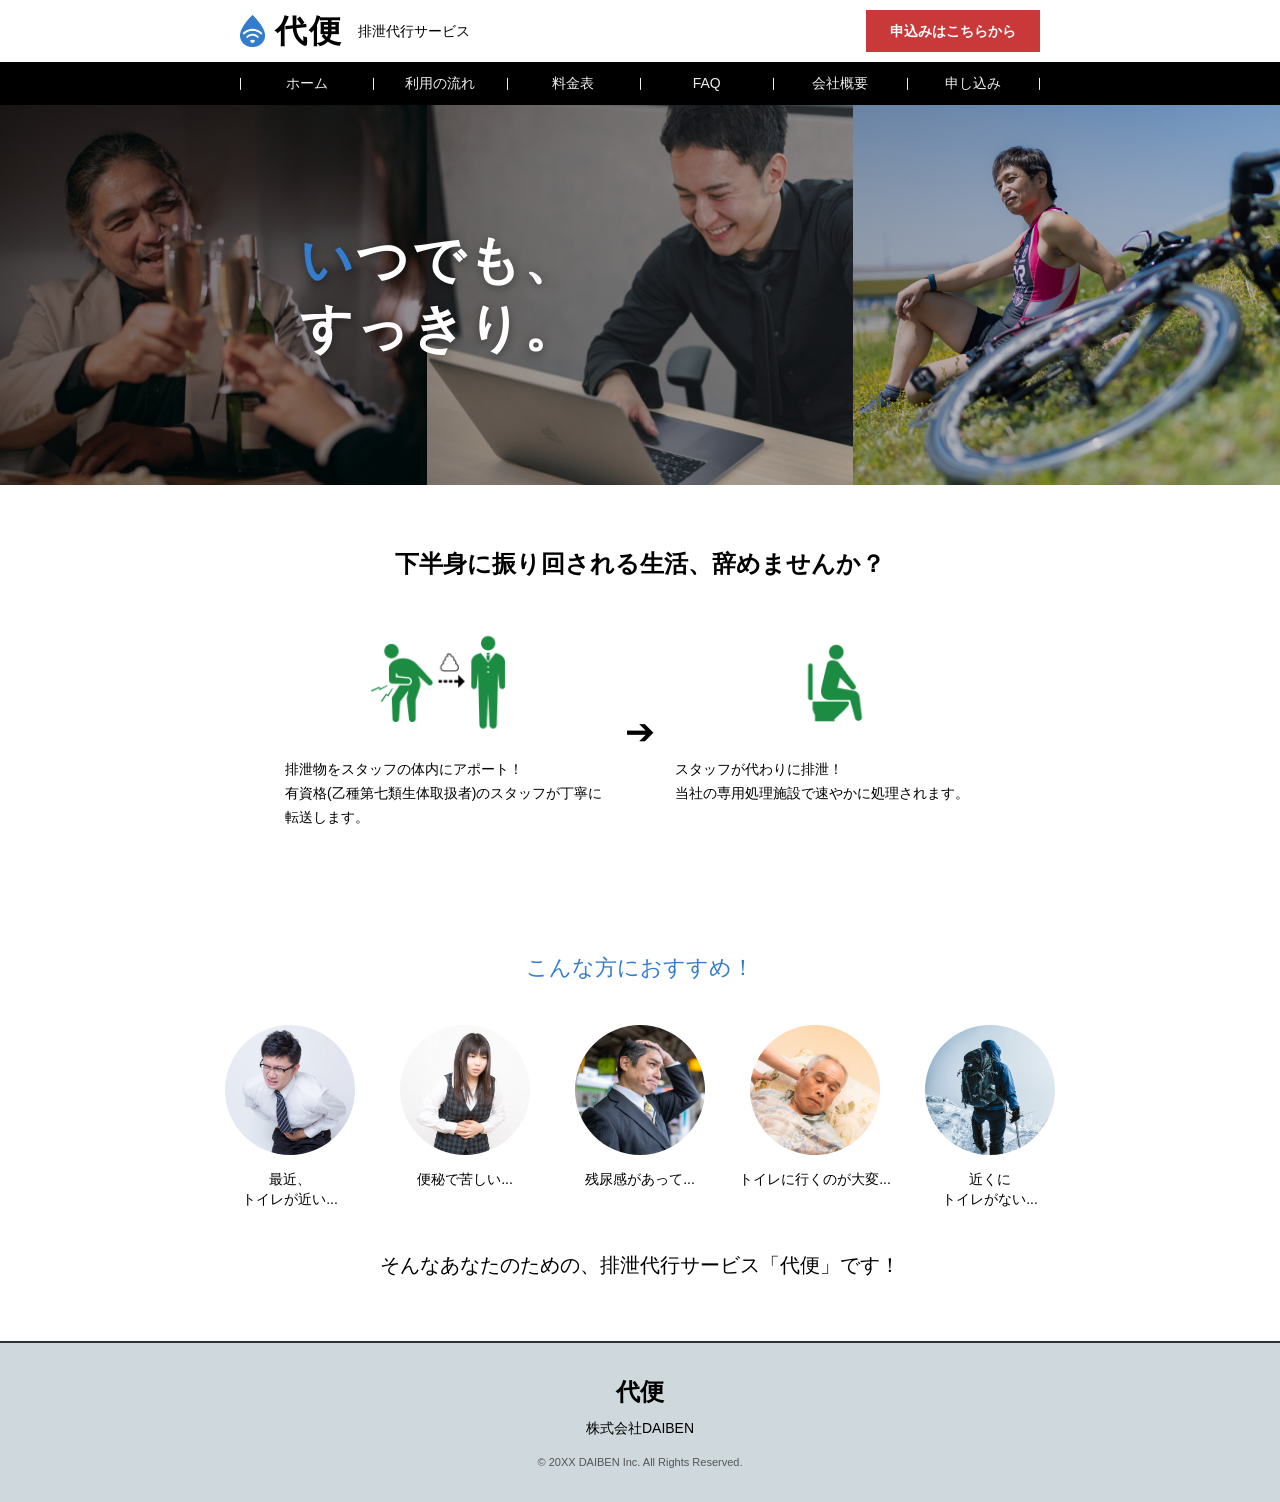
<file: index.html>
<!DOCTYPE html>
<html lang="ja">
<head>
  <meta charset="UTF-8">
  <meta name="viewport" content="width=device-width, initial-scale=1.0">
  <title>代便 - 排泄代行サービス</title>
  <link rel="stylesheet" href="styles.css">
</head>
<body>
  <header>
    <div class="header-top">
      <div class="logo-area">
        <img src="imgs/icon.png" alt="代便アイコン" class="logo-icon">
        <h1>代便</h1>
        <span>排泄代行サービス</span>
      </div>
      
      <!-- 右側エリア（申込みボタン＋ハンバーガーボタン） -->
      <div class="header-right">
        <a href="apply.html" class="btn-apply">申込みはこちらから</a>
        <button class="hamburger" id="js-hamburger" aria-label="メニューを開く">
          <span></span>
          <span></span>
          <span></span>
        </button>
      </div>
    </div>
    <nav class="nav-menu" id="js-nav">
      <ul>
        <li><a href="index.html">ホーム</a></li>
        <li><a href="flow.html">利用の流れ</a></li>
        <li><a href="price.html">料金表</a></li>
        <li><a href="faq.html">FAQ</a></li>
        <li><a href="company.html">会社概要</a></li>
        <li><a href="apply.html">申し込み</a></li>
      </ul>
    </nav>
  </header>

  <!-- メインビジュアル（ヒーローセクション） -->
  <section class="hero">
    <!-- 1. 背景スライドショー -->
    <div class="hero-slider">
      <div class="slider-track">
        <!-- 1セット目 -->
        <img src="imgs/photo1.jpg" alt="晩酌" class="slide">
        <img src="imgs/photo2.jpg" alt="ビジネスシーン" class="slide">
        <img src="imgs/photo4.jpg" alt="パーティー" class="slide">
        <img src="imgs/photo5.jpg" alt="結婚式" class="slide">
        <img src="imgs/photo6.jpg" alt="寝起き" class="slide">
        <img src="imgs/photo7.jpg" alt="スノーボード" class="slide">
        
        <!-- 2セット目（シームレスにループさせるための複製） -->
        <img src="imgs/photo1.jpg" alt="晩酌" class="slide">
        <img src="imgs/photo2.jpg" alt="ビジネスシーン" class="slide">
        <img src="imgs/photo4.jpg" alt="パーティー" class="slide">
        <img src="imgs/photo5.jpg" alt="結婚式" class="slide">
        <img src="imgs/photo6.jpg" alt="寝起き" class="slide">
        <img src="imgs/photo7.jpg" alt="スノーボード" class="slide">
      </div>
    </div>

    <!-- 2. 可読性向上のための半透明オーバーレイ膜 -->
    <div class="hero-overlay"></div>

    <!-- 3. 前面に表示するキャッチコピー -->
    <div class="hero-content">
      <h1 class="hero-title">
        <span>い</span>つでも、<br>すっきり。
      </h1>
    </div>
  </section>

  <!-- 利用の流れセクション -->
  <section class="steps-section">
    <h2 class="steps-title">下半身に振り回される生活、辞めませんか？</h2>
    <div class="steps-container">
      <div class="step-box">
        <!--<div class="step-num">Step.1</div>-->
        <div class="step-img-wrap">
          <img src="imgs/step1.png" alt="体内にアポート" class="step-img">
        </div>
        <p class="step-desc">
          排泄物をスタッフの体内にアポート！<br>
          有資格(乙種第七類生体取扱者)のスタッフが丁寧に転送します。
        </p>
      </div>

      <div class="step-arrow">➔</div>

      <div class="step-box">
        <!--<div class="step-num">Step.2</div>-->
        <div class="step-img-wrap">
          <img src="imgs/step2.png" alt="スタッフが代わりに排泄" class="step-img">
        </div>
        <p class="step-desc">
          スタッフが代わりに排泄！<br>
          当社の専用処理施設で速やかに処理されます。
        </p>
      </div>
    </div>
  </section>

<!-- こんな方におすすめ！セクション -->
  <section class="recommend-section">
    <h2 class="recommend-title">こんな方におすすめ！</h2>
    <div class="recommend-grid">
      <div class="recommend-item">
        <div class="circle-img">
          <img src="imgs/recommend1.jpg" alt="高齢男性">
        </div>
        <p>最近、<br>トイレが近い...</p>
      </div>
      <div class="recommend-item">
        <div class="circle-img">
          <img src="imgs/recommend2.jpg" alt="便秘の女性">
        </div>
        <p>便秘で苦しい...</p>
      </div>
      <div class="recommend-item">
        <div class="circle-img">
          <img src="imgs/recommend3.jpg" alt="スーツの中年男性">
        </div>
        <p>残尿感があって...</p>
      </div>
      <div class="recommend-item">
        <div class="circle-img">
          <img src="imgs/recommend4.jpg" alt="被介護者">
        </div>
        <p>トイレに行くのが大変...</p>
      </div>
      <div class="recommend-item">
        <div class="circle-img">
          <img src="imgs/recommend5.jpg" alt="登山家">
        </div>
        <p>近くに<br>トイレがない...</p>
      </div>
    </div>
    <p class="recommend-summary">そんなあなたのための、排泄代行サービス「代便」です！</p>
  </section>

  <!-- フッター -->
  <footer>
    <div class="footer-logo">代便</div>
    <div class="footer-company">株式会社DAIBEN</div>
    <div class="copyright">© 20XX DAIBEN Inc. All Rights Reserved.</div>
  </footer>

  <script src="script.js"></script>
</body>
</html>
</file>
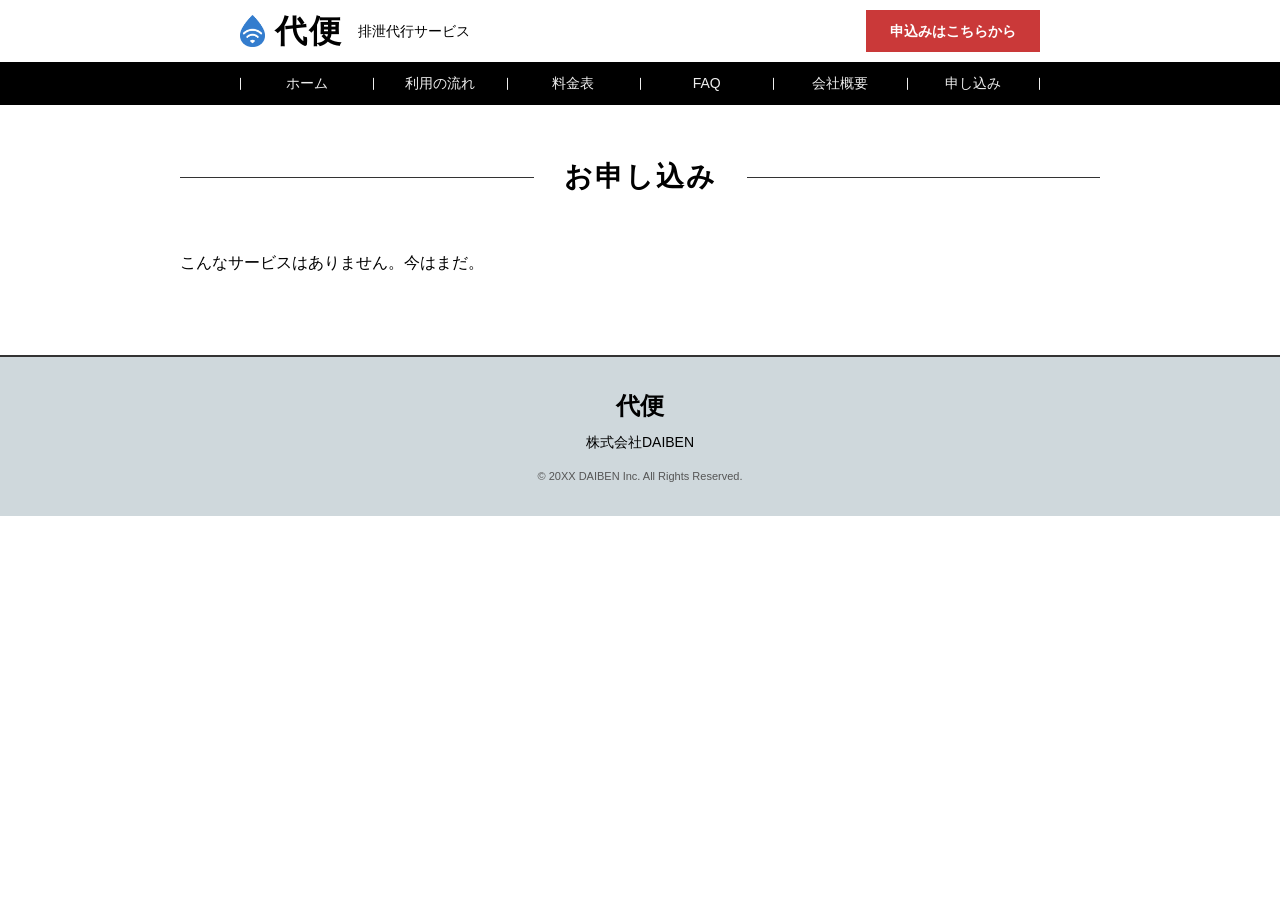
<file: apply.html>
<!DOCTYPE html>
<html lang="ja">
<head>
  <meta charset="UTF-8">
  <meta name="viewport" content="width=device-width, initial-scale=1.0">
  <title>お申し込み - 代便（排泄代行サービス）</title>
  <link rel="stylesheet" href="styles.css">
</head>
<body>
  <!-- 共通固定ヘッダー -->
  <header>
    <div class="header-top">
      <div class="logo-area">
        <img src="imgs/icon.png" alt="代便アイコン" class="logo-icon">
        <h1>代便</h1>
        <span>排泄代行サービス</span>
      </div>
      
      <!-- 右側エリア（申込みボタン＋ハンバーガーボタン） -->
      <div class="header-right">
        <a href="apply.html" class="btn-apply">申込みはこちらから</a>
        <button class="hamburger" id="js-hamburger" aria-label="メニューを開く">
          <span></span>
          <span></span>
          <span></span>
        </button>
      </div>
    </div>
    <nav class="nav-menu" id="js-nav">
      <ul>
        <li><a href="index.html">ホーム</a></li>
        <li><a href="flow.html">利用の流れ</a></li>
        <li><a href="price.html">料金表</a></li>
        <li><a href="faq.html">FAQ</a></li>
        <li><a href="company.html">会社概要</a></li>
        <li><a href="apply.html">申し込み</a></li>
      </ul>
    </nav>
  </header>

  <!-- メインコンテンツ -->
  <main class="page-container">
    <!-- 両側に罫線のある中央見出し -->
    <div class="title-with-lines">
      <h2>お申し込み</h2>
    </div>

    <!-- お申し込みコンテンツエリア（中身は空白） -->
    <section class="apply-section">
      <!-- ここにお申し込みフォーム等のコンテンツを挿入してください -->
        こんなサービスはありません。今はまだ。
    </section>
  </main>

  <!-- 共通フッター -->
  <footer>
    <div class="footer-logo">代便</div>
    <div class="footer-company">株式会社DAIBEN</div>
    <div class="copyright">© 20XX DAIBEN Inc. All Rights Reserved.</div>
  </footer>

  <script src="script.js"></script>
</body>
</html>
</file>
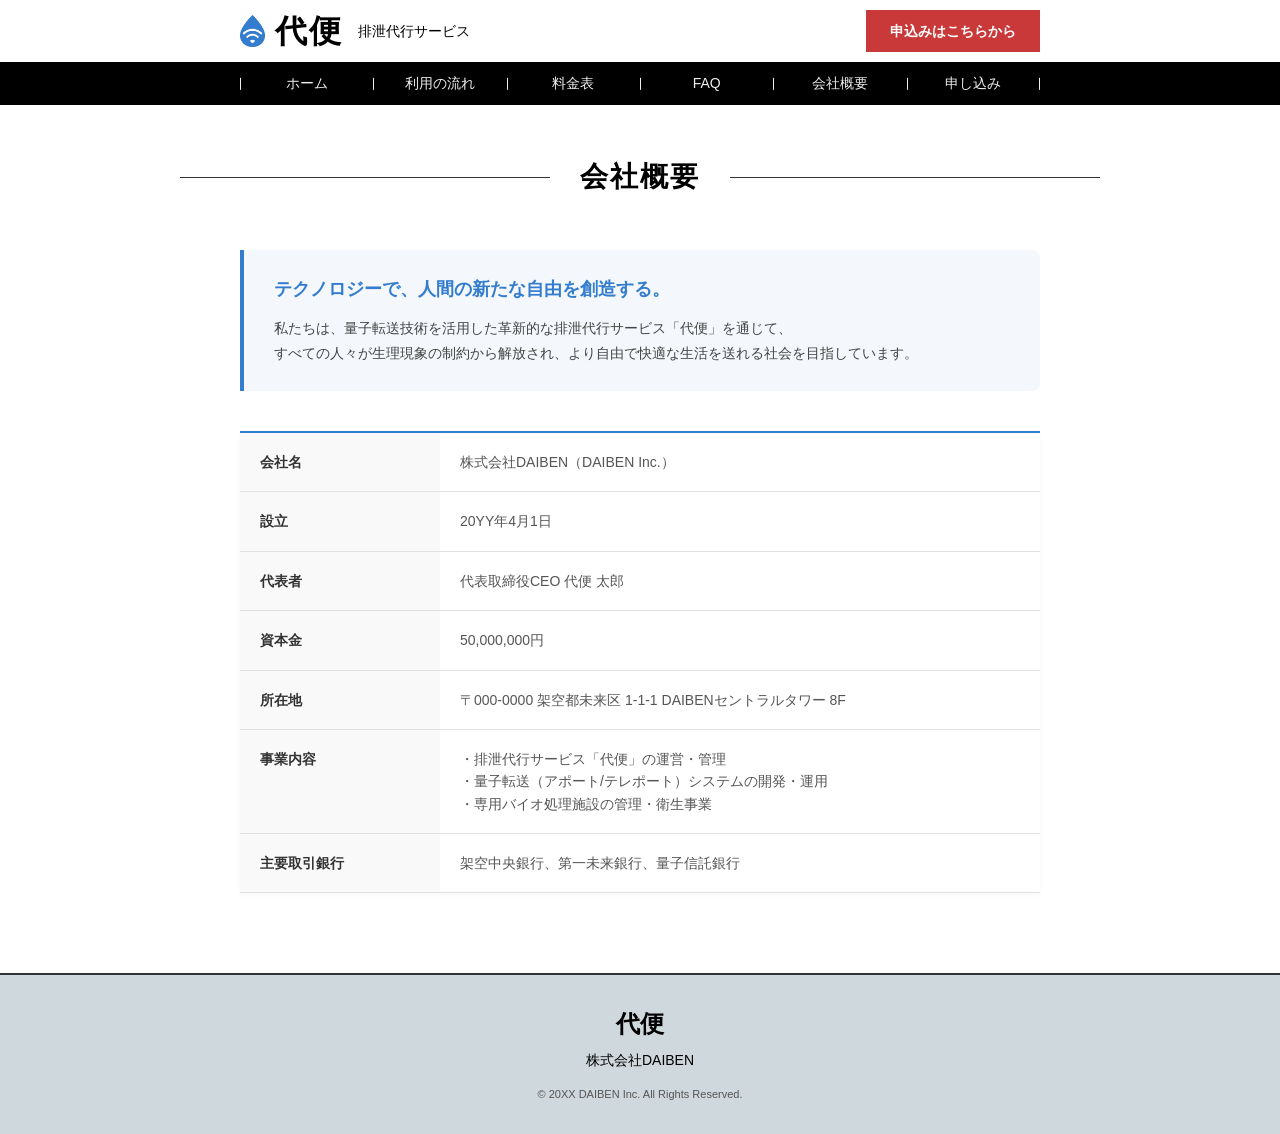
<file: company.html>
<!DOCTYPE html>
<html lang="ja">
<head>
  <meta charset="UTF-8">
  <meta name="viewport" content="width=device-width, initial-scale=1.0">
  <title>会社概要 - 代便（排泄代行サービス）</title>
  <link rel="stylesheet" href="styles.css">
</head>
<body>
  <!-- 共通固定ヘッダー -->
  <header>
    <div class="header-top">
      <div class="logo-area">
        <img src="imgs/icon.png" alt="代便アイコン" class="logo-icon">
        <h1>代便</h1>
        <span>排泄代行サービス</span>
      </div>
      
      <!-- 右側エリア（申込みボタン＋ハンバーガーボタン） -->
      <div class="header-right">
        <a href="apply.html" class="btn-apply">申込みはこちらから</a>
        <button class="hamburger" id="js-hamburger" aria-label="メニューを開く">
          <span></span>
          <span></span>
          <span></span>
        </button>
      </div>
    </div>
    <nav class="nav-menu" id="js-nav">
      <ul>
        <li><a href="index.html">ホーム</a></li>
        <li><a href="flow.html">利用の流れ</a></li>
        <li><a href="price.html">料金表</a></li>
        <li><a href="faq.html">FAQ</a></li>
        <li><a href="company.html">会社概要</a></li>
        <li><a href="apply.html">申し込み</a></li>
      </ul>
    </nav>
  </header>

  <!-- メインコンテンツ -->
  <main class="page-container">
    <!-- 両側に罫線のある中央見出し -->
    <div class="title-with-lines">
      <h2>会社概要</h2>
    </div>

    <section class="company-section">
      <!-- メッセージブロック -->
      <div class="company-message-box">
        <h3>テクノロジーで、人間の新たな自由を創造する。</h3>
        <p>
          私たちは、量子転送技術を活用した革新的な排泄代行サービス「代便」を通じて、<br>
          すべての人々が生理現象の制約から解放され、より自由で快適な生活を送れる社会を目指しています。
        </p>
      </div>

      <!-- 会社情報テーブル -->
      <table class="company-table">
        <tbody>
          <tr>
            <th>会社名</th>
            <td>株式会社DAIBEN（DAIBEN Inc.）</td>
          </tr>
          <tr>
            <th>設立</th>
            <td>20YY年4月1日</td>
          </tr>
          <tr>
            <th>代表者</th>
            <td>代表取締役CEO 代便 太郎</td>
          </tr>
          <tr>
            <th>資本金</th>
            <td>50,000,000円</td>
          </tr>
          <tr>
            <th>所在地</th>
            <td>〒000-0000 架空都未来区 1-1-1 DAIBENセントラルタワー 8F</td>
          </tr>
          <tr>
            <th>事業内容</th>
            <td>
              ・排泄代行サービス「代便」の運営・管理<br>
              ・量子転送（アポート/テレポート）システムの開発・運用<br>
              ・専用バイオ処理施設の管理・衛生事業
            </td>
          </tr>
          <tr>
            <th>主要取引銀行</th>
            <td>架空中央銀行、第一未来銀行、量子信託銀行</td>
          </tr>
        </tbody>
      </table>
    </section>
  </main>

  <!-- 共通フッター -->
  <footer>
    <div class="footer-logo">代便</div>
    <div class="footer-company">株式会社DAIBEN</div>
    <div class="copyright">© 20XX DAIBEN Inc. All Rights Reserved.</div>
  </footer>

  <script src="script.js"></script>
</body>
</html>
</file>
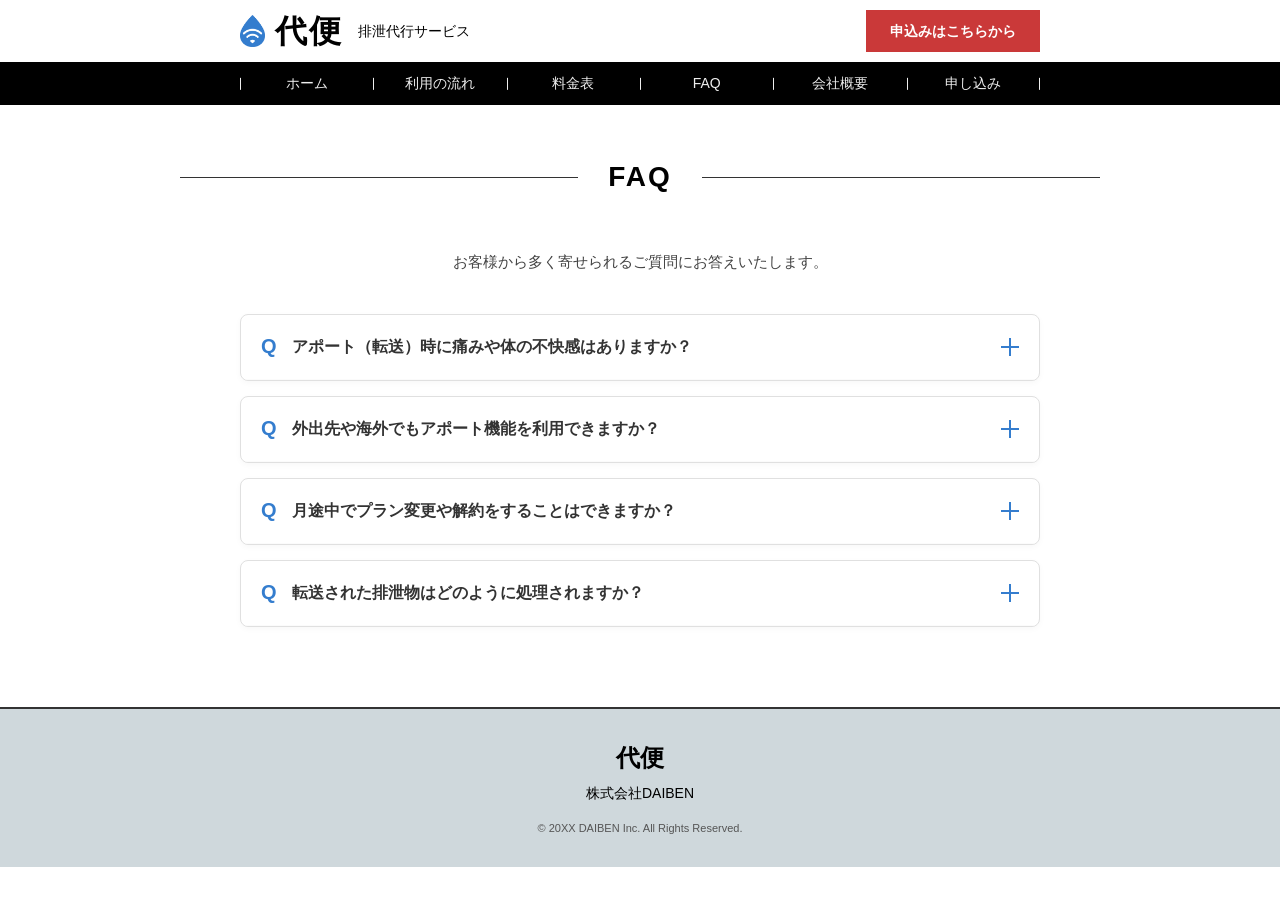
<file: faq.html>
<!DOCTYPE html>
<html lang="ja">
<head>
  <meta charset="UTF-8">
  <meta name="viewport" content="width=device-width, initial-scale=1.0">
  <title>FAQ - 代便（排泄代行サービス）</title>
  <link rel="stylesheet" href="styles.css">
</head>
<body>
  <!-- 共通固定ヘッダー -->
  <header>
    <div class="header-top">
      <div class="logo-area">
        <img src="imgs/icon.png" alt="代便アイコン" class="logo-icon">
        <h1>代便</h1>
        <span>排泄代行サービス</span>
      </div>
      
      <!-- 右側エリア（申込みボタン＋ハンバーガーボタン） -->
      <div class="header-right">
        <a href="apply.html" class="btn-apply">申込みはこちらから</a>
        <button class="hamburger" id="js-hamburger" aria-label="メニューを開く">
          <span></span>
          <span></span>
          <span></span>
        </button>
      </div>
    </div>
    <nav class="nav-menu" id="js-nav">
      <ul>
        <li><a href="index.html">ホーム</a></li>
        <li><a href="flow.html">利用の流れ</a></li>
        <li><a href="price.html">料金表</a></li>
        <li><a href="faq.html">FAQ</a></li>
        <li><a href="company.html">会社概要</a></li>
        <li><a href="apply.html">申し込み</a></li>
      </ul>
    </nav>
  </header>

  <!-- メインコンテンツ -->
  <main class="page-container">
    <!-- 両側に罫線のある中央見出し -->
    <div class="title-with-lines">
      <h2>FAQ</h2>
    </div>

    <!-- FAQアコーディオンエリア -->
    <section class="faq-section">
      <p class="faq-lead">お客様から多く寄せられるご質問にお答えいたします。</p>

      <div class="faq-list">
        <!-- Q1 -->
        <div class="faq-item">
          <button class="faq-question js-faq-toggle">
            <span class="faq-q-icon">Q</span>
            <span class="faq-question-text">アポート（転送）時に痛みや体の不快感はありますか？</span>
            <span class="faq-toggle-icon"></span>
          </button>
          <div class="faq-answer">
            <div class="faq-answer-content">
              <span class="faq-a-icon">A</span>
              <p>痛みや違和感は一切ありません。当社の独自技術である量子アポートシステムにより、感覚器官に刺激を与えることなく一瞬で転送が完了します。</p>
            </div>
          </div>
        </div>

        <!-- Q2 -->
        <div class="faq-item">
          <button class="faq-question js-faq-toggle">
            <span class="faq-q-icon">Q</span>
            <span class="faq-question-text">外出先や海外でもアポート機能を利用できますか？</span>
            <span class="faq-toggle-icon"></span>
          </button>
          <div class="faq-answer">
            <div class="faq-answer-content">
              <span class="faq-a-icon">A</span>
              <p>国内であれば電波の届く場所全域でご利用いただけます。海外でのご利用に関しましては、現在順次対応エリアを拡大しております。対応国・地域の詳細はサポートまでお問い合わせください。</p>
            </div>
          </div>
        </div>

        <!-- Q3 -->
        <div class="faq-item">
          <button class="faq-question js-faq-toggle">
            <span class="faq-q-icon">Q</span>
            <span class="faq-question-text">月途中でプラン変更や解約をすることはできますか？</span>
            <span class="faq-toggle-icon"></span>
          </button>
          <div class="faq-answer">
            <div class="faq-answer-content">
              <span class="faq-a-icon">A</span>
              <p>マイページよりいつでも変更・解約のお手続きが可能です。プラン変更は翌月1日より適用され、解約時の違約金や解約手数料は一切かかりません。</p>
            </div>
          </div>
        </div>

        <!-- Q4 -->
        <div class="faq-item">
          <button class="faq-question js-faq-toggle">
            <span class="faq-q-icon">Q</span>
            <span class="faq-question-text">転送された排泄物はどのように処理されますか？</span>
            <span class="faq-toggle-icon"></span>
          </button>
          <div class="faq-answer">
            <div class="faq-answer-content">
              <span class="faq-a-icon">A</span>
              <p>当社の専用バイオ処理施設に直送され、環境基準に基づき迅速かつ完全に分解・無害化処理が行われます。個人情報や生体データが外部に漏洩することは一切ありません。</p>
            </div>
          </div>
        </div>
      </div>
    </section>
  </main>

  <!-- 共通フッター -->
  <footer>
    <div class="footer-logo">代便</div>
    <div class="footer-company">株式会社DAIBEN</div>
    <div class="copyright">© 20XX DAIBEN Inc. All Rights Reserved.</div>
  </footer>

  <script src="script.js"></script>
</body>
</html>
</file>
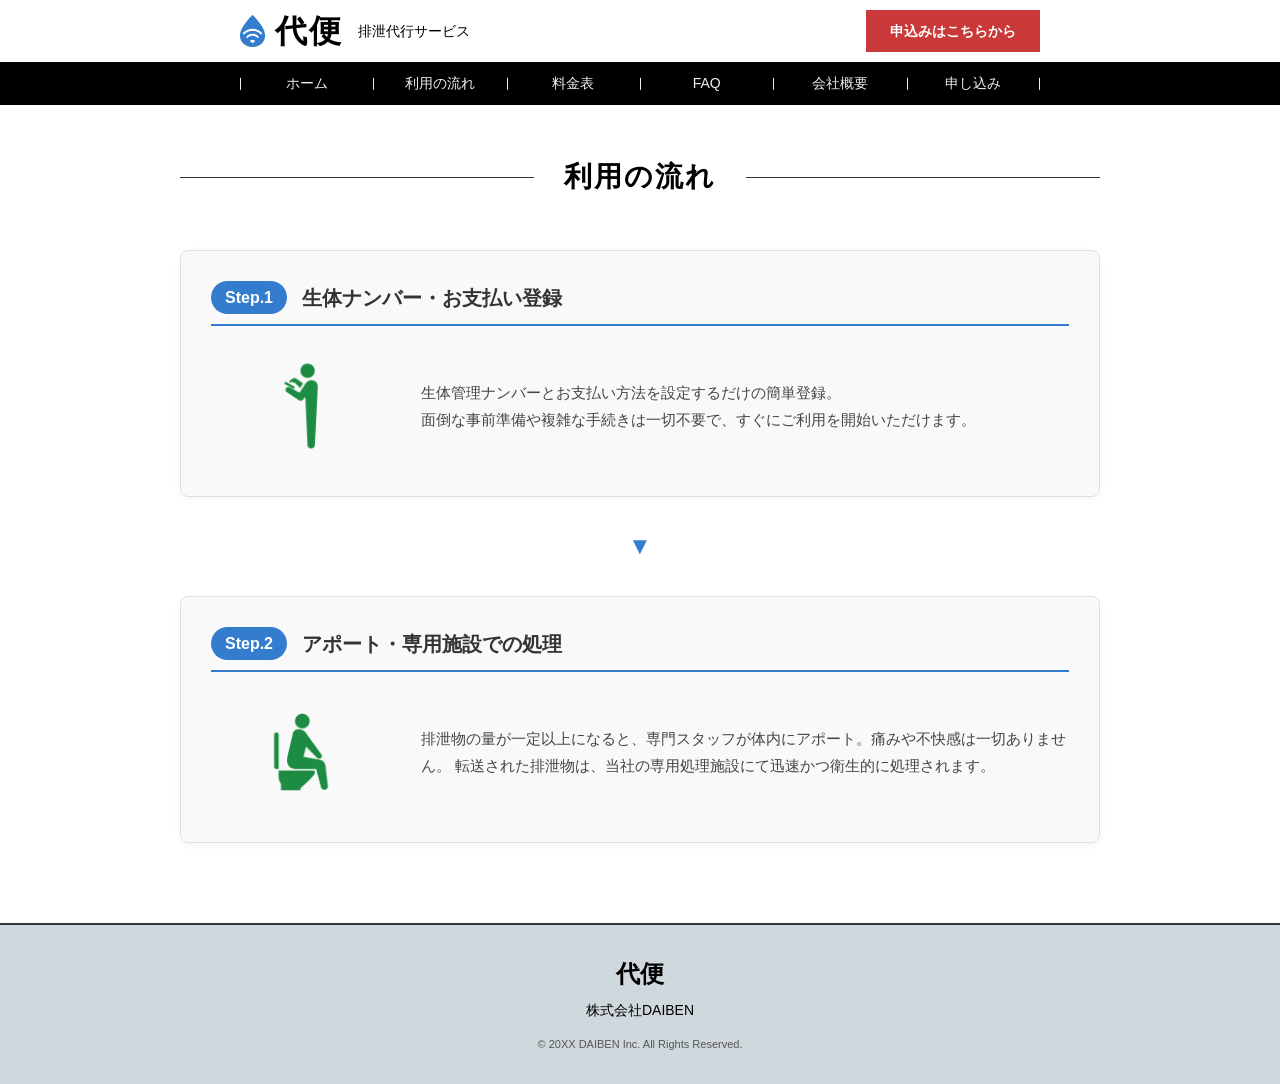
<file: flow.html>
<!DOCTYPE html>
<html lang="ja">
<head>
  <meta charset="UTF-8">
  <meta name="viewport" content="width=device-width, initial-scale=1.0">
  <title>利用の流れ - 代便（排泄代行サービス）</title>
  <link rel="stylesheet" href="styles.css">
</head>
<body>
  <!-- 共通固定ヘッダー -->
  <header>
    <div class="header-top">
      <div class="logo-area">
        <img src="imgs/icon.png" alt="代便アイコン" class="logo-icon">
        <h1>代便</h1>
        <span>排泄代行サービス</span>
      </div>
      
      <!-- 右側エリア（申込みボタン＋ハンバーガーボタン） -->
      <div class="header-right">
        <a href="apply.html" class="btn-apply">申込みはこちらから</a>
        <button class="hamburger" id="js-hamburger" aria-label="メニューを開く">
          <span></span>
          <span></span>
          <span></span>
        </button>
      </div>
    </div>
    <nav class="nav-menu" id="js-nav">
      <ul>
        <li><a href="index.html">ホーム</a></li>
        <li><a href="flow.html">利用の流れ</a></li>
        <li><a href="price.html">料金表</a></li>
        <li><a href="faq.html">FAQ</a></li>
        <li><a href="company.html">会社概要</a></li>
        <li><a href="apply.html">申し込み</a></li>
      </ul>
    </nav>
  </header>

  <!-- メインコンテンツ -->
  <main class="page-container">
    <!-- 両側に罫線のある中央見出し -->
    <div class="title-with-lines">
      <h2>利用の流れ</h2>
    </div>

    <!-- 利用の流れ詳細エリア -->
    <section class="flow-detail-section">
      <!-- Step 1 -->
      <div class="flow-step-card">
        <div class="flow-step-header">
          <span class="flow-step-badge">Step.1</span>
          <h3 class="flow-step-title">生体ナンバー・お支払い登録</h3>
        </div>
        <div class="flow-step-body">
          <div class="flow-step-img-wrap">
            <img src="imgs/register.png" alt="生体ナンバーと支払方法の登録" class="flow-step-img">
          </div>
          <div class="flow-step-text">
            <p>
              生体管理ナンバーとお支払い方法を設定するだけの簡単登録。<br>
              面倒な事前準備や複雑な手続きは一切不要で、すぐにご利用を開始いただけます。
            </p>
          </div>
        </div>
      </div>

      <div class="flow-connector-arrow">▼</div>

      <!-- Step 2 -->
      <div class="flow-step-card">
        <div class="flow-step-header">
          <span class="flow-step-badge">Step.2</span>
          <h3 class="flow-step-title">アポート・専用施設での処理</h3>
        </div>
        <div class="flow-step-body">
          <div class="flow-step-img-wrap">
            <img src="imgs/step2.png" alt="アポートと専用処理施設での処理" class="flow-step-img">
          </div>
          <div class="flow-step-text">
            <p>
              排泄物の量が一定以上になると、専門スタッフが体内にアポート。痛みや不快感は一切ありません。
              転送された排泄物は、当社の専用処理施設にて迅速かつ衛生的に処理されます。
            </p>
          </div>
        </div>
      </div>
    </section>
  </main>

  <!-- 共通フッター -->
  <footer>
    <div class="footer-logo">代便</div>
    <div class="footer-company">株式会社DAIBEN</div>
    <div class="copyright">© 20XX DAIBEN Inc. All Rights Reserved.</div>
  </footer>

  <script src="script.js"></script>
</body>
</html>
</file>
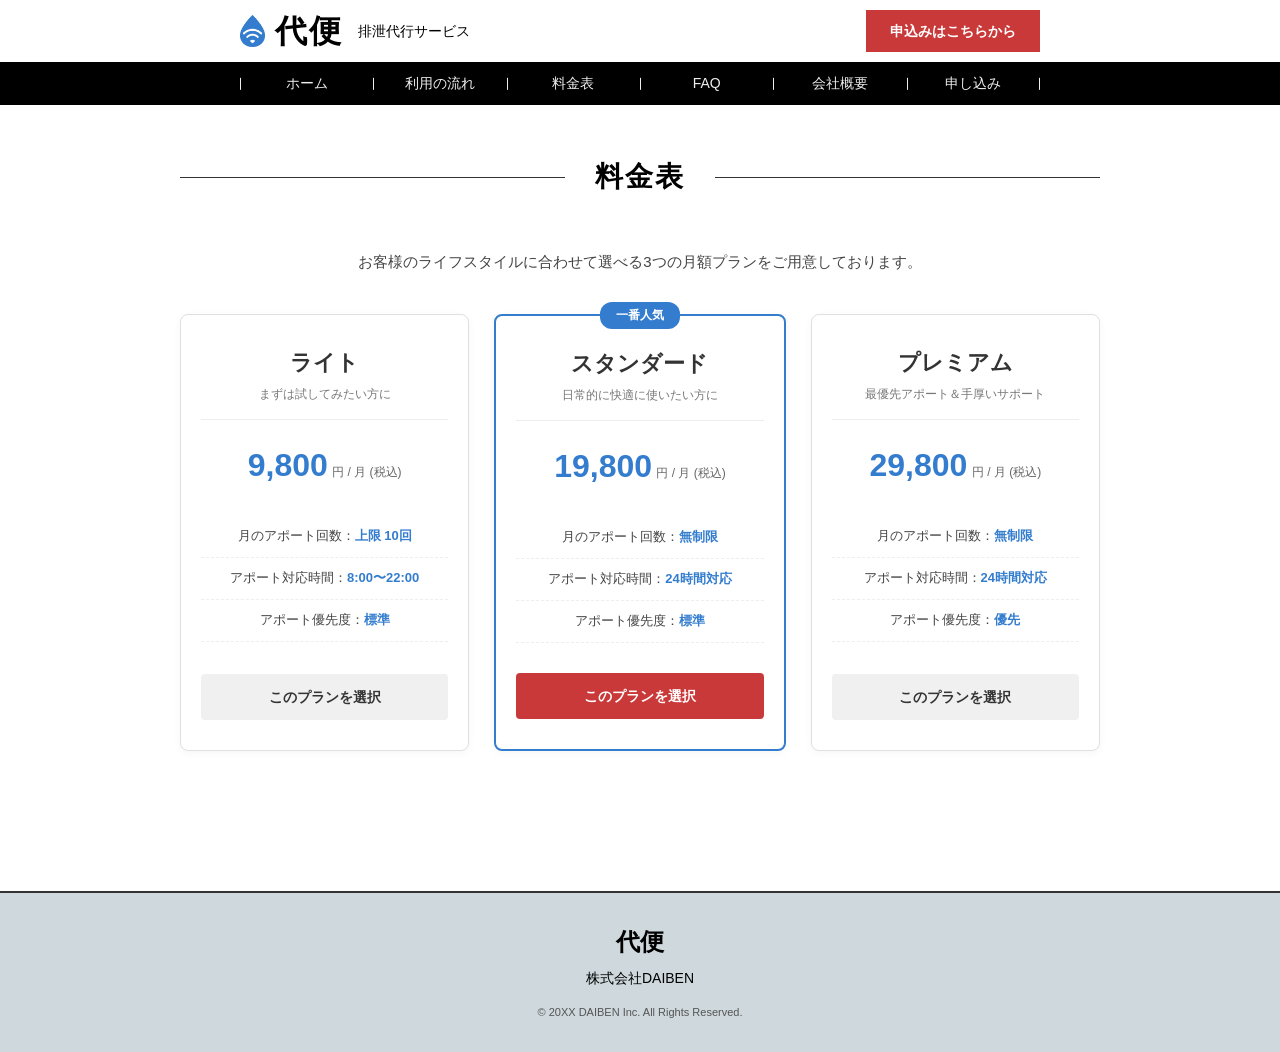
<file: price.html>
<!DOCTYPE html>
<html lang="ja">
<head>
  <meta charset="UTF-8">
  <meta name="viewport" content="width=device-width, initial-scale=1.0">
  <title>料金表 - 代便（排泄代行サービス）</title>
  <link rel="stylesheet" href="styles.css">
</head>
<body>
  <!-- 共通固定ヘッダー -->
  <header>
    <div class="header-top">
      <div class="logo-area">
        <img src="imgs/icon.png" alt="代便アイコン" class="logo-icon">
        <h1>代便</h1>
        <span>排泄代行サービス</span>
      </div>
      
      <!-- 右側エリア（申込みボタン＋ハンバーガーボタン） -->
      <div class="header-right">
        <a href="apply.html" class="btn-apply">申込みはこちらから</a>
        <button class="hamburger" id="js-hamburger" aria-label="メニューを開く">
          <span></span>
          <span></span>
          <span></span>
        </button>
      </div>
    </div>
    <nav class="nav-menu" id="js-nav">
      <ul>
        <li><a href="index.html">ホーム</a></li>
        <li><a href="flow.html">利用の流れ</a></li>
        <li><a href="price.html">料金表</a></li>
        <li><a href="faq.html">FAQ</a></li>
        <li><a href="company.html">会社概要</a></li>
        <li><a href="apply.html">申し込み</a></li>
      </ul>
    </nav>
  </header>

  <!-- メインコンテンツ -->
  <main class="page-container">
    <!-- 両側に罫線のある中央見出し -->
    <div class="title-with-lines">
      <h2>料金表</h2>
    </div>

    <!-- プランカード一覧 -->
    <section class="price-section">
      <p class="price-lead">お客様のライフスタイルに合わせて選べる3つの月額プランをご用意しております。</p>

      <div class="price-grid">
        <!-- ライトプラン -->
        <div class="price-card">
          <div class="price-card-header">
            <h3>ライト</h3>
            <p class="price-sub">まずは試してみたい方に</p>
          </div>
          <div class="price-amount">
            <span class="price-num">9,800</span>
            <span class="price-unit">円 / 月 (税込)</span>
          </div>
          <ul class="price-features">
            <li>月のアポート回数：<strong>上限 10回</strong></li>
            <li>アポート対応時間：<strong>8:00〜22:00</strong></li>
            <li>アポート優先度：<strong>標準</strong></li>
          </ul>
          <a href="apply.html" class="btn-price-select">このプランを選択</a>
        </div>

        <!-- スタンダードプラン（一番人気） -->
        <div class="price-card popular">
          <div class="price-badge">一番人気</div>
          <div class="price-card-header">
            <h3>スタンダード</h3>
            <p class="price-sub">日常的に快適に使いたい方に</p>
          </div>
          <div class="price-amount">
            <span class="price-num">19,800</span>
            <span class="price-unit">円 / 月 (税込)</span>
          </div>
          <ul class="price-features">
            <li>月のアポート回数：<strong>無制限</strong></li>
            <li>アポート対応時間：<strong>24時間対応</strong></li>
            <li>アポート優先度：<strong>標準</strong></li>
          </ul>
          <a href="apply.html" class="btn-price-select active">このプランを選択</a>
        </div>

        <!-- プレミアムプラン -->
        <div class="price-card">
          <div class="price-card-header">
            <h3>プレミアム</h3>
            <p class="price-sub">最優先アポート＆手厚いサポート</p>
          </div>
          <div class="price-amount">
            <span class="price-num">29,800</span>
            <span class="price-unit">円 / 月 (税込)</span>
          </div>
          <ul class="price-features">
            <li>月のアポート回数：<strong>無制限</strong></li>
            <li>アポート対応時間：<strong>24時間対応</strong></li>
            <li>アポート優先度：<strong>優先</strong></li>
          </ul>
          <a href="apply.html" class="btn-price-select">このプランを選択</a>
        </div>
      </div>
    </section>
  </main>

  <!-- 共通フッター -->
  <footer>
    <div class="footer-logo">代便</div>
    <div class="footer-company">株式会社DAIBEN</div>
    <div class="copyright">© 20XX DAIBEN Inc. All Rights Reserved.</div>
  </footer>

  <script src="script.js"></script>
</body>
</html>
</file>
<file: styles.css>
@charset "UTF-8";

/* ==========================================
   基本リセット・全体設定
   ========================================== */
* {
  box-sizing: border-box;
  margin: 0;
  padding: 0;
}

body {
  font-family: "Helvetica Neue", Arial, "Hiragino Kaku Gothic ProN", "Hiragino Sans", sans-serif;
  color: #000000;
  /* ヘッダーが固定(position: fixed)されているため、重なり防止用の余白を設定 */
  padding-top: 105px;
  line-height: 1.6;
  background-color: #ffffff;
}

/* ==========================================
   固定ヘッダー (position: fixed)
   ========================================== */
header {
  position: fixed;
  top: 0;
  left: 0;
  width: 100%;
  background-color: #ffffff;
  z-index: 1000;
  white-space: nowrap;
}

/* ロゴと申込ボタンの配置 */
.header-top {
  display: flex;
  justify-content: space-between;
  align-items: center;
  padding: 10px 240px;
}

/* ロゴエリア全体の配置調整 */
.logo-area {
  display: flex;
  align-items: center; /* アイコンと文字の縦中央を揃える */
  gap: 10px;           /* アイコン・タイトル・補足文の間隔 */
}

/* アイコン画像の設定 */
.logo-icon {
  height: 32px;        /* h1のフォントサイズ(32px)と高さを一致させる */
  width: auto;         /* 横幅はアスペクト比を維持 */
  display: block;
}

.logo-area h1 {
  font-size: 32px;
  font-weight: bold;
  letter-spacing: 2px;
  line-height: 1;      /* 余白を詰めてアイコンの高さを揃えやすくする */
}

.logo-area span {
  font-size: 14px;
  color: #000;
  margin-left: 5px;    /* サービス名と補足テキストの間の余白 */
}

.header-right {
  display: flex;
  align-items: center;
  gap: 15px;
}

.btn-apply {
  background-color: #CA3939;
  color: #ffffff;
  padding: 10px 24px;
  text-decoration: none;
  font-size: 14px;
  font-weight: bold;
  transition: opacity 0.2s;
}

.btn-apply:hover {
  opacity: 0.8;
}

@media (max-width: 768px) {
  .logo-area h1 {
    font-size: 24px;
  }

  /* スマホ時のアイコンの高さ調整 */
  .logo-icon {
    height: 24px;
  }

  .logo-area span {
    font-size: 11px;
  }
}

/* ------------------------------------------
   ハンバーガーボタン（デフォルトは非表示）
   ------------------------------------------ */
.hamburger {
  display: none;
  background: none;
  border: none;
  cursor: pointer;
  width: 30px;
  height: 24px;
  position: relative;
  z-index: 1001;
}

.hamburger span {
  display: block;
  width: 100%;
  height: 2px;
  background-color: #000000;
  position: absolute;
  left: 0;
  transition: all 0.3s ease;
}

.hamburger span:nth-child(1) { top: 0; }
.hamburger span:nth-child(2) { top: 11px; }
.hamburger span:nth-child(3) { top: 22px; }

.hamburger.active span:nth-child(1) {
  top: 11px;
  transform: rotate(45deg);
}
.hamburger.active span:nth-child(2) {
  opacity: 0;
}
.hamburger.active span:nth-child(3) {
  top: 11px;
  transform: rotate(-45deg);
}

/* ------------------------------------------
   PC用ナビゲーション
   ------------------------------------------ */
nav.nav-menu {
  background-color: #000000;
  transition: all 0.3s ease;
  padding: 0 240px;
}

nav.nav-menu ul {
  display: flex;
  list-style: none;
  padding: 10px 0;
  width: 100%;
}

nav.nav-menu li {
  flex: 1;
  text-align: center;
  position: relative;
}

nav.nav-menu li::before {
  content: "";
  position: absolute;
  left: 0;
  top: 50%;
  transform: translateY(-50%);
  width: 1px;
  height: 55%;
  background-color: #EEEEEE;
}

nav.nav-menu li:last-child::after {
  content: "";
  position: absolute;
  right: 0;
  top: 50%;
  transform: translateY(-50%);
  width: 1px;
  height: 55%;
  background-color: #EEEEEE;
}

nav.nav-menu li a {
  display: block;
  color: #EEEEEE;
  text-decoration: none;
  padding: 0;
  font-size: 14px;
  white-space: nowrap;
  transition: opacity 0.2s;
}

nav.nav-menu li a:hover {
  opacity: 0.7;
}

/* ==========================================
   ヒーローセクション（常時スライド付き）
   ========================================== */
.hero {
  position: relative;
  width: 100%;
  height: 380px;
  overflow: hidden;
  display: flex;
  align-items: center;
}

.hero-slider {
  position: absolute;
  top: 0;
  left: 0;
  width: 100%;
  height: 100%;
  z-index: 1;
}

.slider-track {
  display: flex;
  height: 100%;
  animation: continuous-slide 25s linear infinite;
}

.slide {
  width: calc(100vw / 3);
  height: 100%;
  flex-shrink: 0;
  object-fit: cover;
}

@keyframes continuous-slide {
  0% {
    transform: translateX(0);
  }
  100% {
    transform: translateX(-50%);
  }
}

.hero-overlay {
  position: absolute;
  top: 0;
  left: 0;
  width: 100%;
  height: 100%;
  background: linear-gradient(90deg, rgba(0, 0, 0, 0.55) 0%, rgba(0, 0, 0, 0.15) 100%);
  z-index: 2;
}

.hero-content {
  position: relative;
  z-index: 3;
  color: #ffffff;
  padding-left: 300px;
}

.hero-title {
  font-size: 52px;
  line-height: 1.3;
  font-weight: bold;
  letter-spacing: 3px;
  text-shadow: 0 2px 10px rgba(0, 0, 0, 0.4);
}

.hero-title span {
  color: #347DCE;
}

/* ==========================================
   レスポンシブ対応（共通・ヘッダー/ナビ）
   ========================================== */

/* ① タブレット・中画面（1024px以下） */
@media (max-width: 1024px) {
  .header-top,
  nav.nav-menu {
    padding-left: 40px;
    padding-right: 40px;
  }

  .hero-content {
    padding-left: 44px;
  }

  nav.nav-menu li a {
    padding: 0 10px;
    font-size: 13px;
  }
}

/* ② スマホ画面（768px以下） */
@media (max-width: 768px) {
  body {
    padding-top: 60px;
  }

  .header-top {
    padding: 10px 15px;
  }

  .slide {
    width: calc(100vw / 2);
  }

  .hero {
    height: 280px;
  }

  .hero-content {
    padding-left: 22px;
  }

  .hero-title {
    font-size: 32px;
  }

  .logo-area h1 {
    font-size: 24px;
  }

  .logo-area span {
    font-size: 11px;
  }

  .btn-apply {
    padding: 6px 12px;
    font-size: 12px;
  }

  .hamburger {
    display: block;
  }

  nav.nav-menu {
    position: fixed;
    top: 60px;
    left: 0;
    width: 100%;
    padding: 0;
    background-color: #000000;
    max-height: 0;
    overflow: hidden;
    opacity: 0;
    transition: max-height 0.4s ease, opacity 0.3s ease;
  }

  nav.nav-menu.active {
    max-height: 400px;
    opacity: 1;
  }

  nav.nav-menu ul {
    flex-direction: column;
    align-items: center;
    padding: 15px 0;
  }

  nav.nav-menu li {
    width: 100%;
    text-align: center;
  }

  nav.nav-menu li::before,
  nav.nav-menu li:last-child::after {
    display: none;
  }

  nav.nav-menu li a {
    padding: 12px 0;
    font-size: 15px;
    border-bottom: 1px solid #222;
  }
}

/* ==========================================
   トップページ：利用の流れ (Step) セクション
   ========================================== */
.steps-section {
  padding: 60px 20px;
  text-align: center;
  max-width: 900px;
  margin: 0 auto;
}

.steps-title {
  font-size: 24px;
  margin-bottom: 40px;
  font-weight: bold;
}

.steps-container {
  display: flex;
  justify-content: center;
  align-items: flex-start;
  gap: 20px;
}

.step-box {
  flex: 1;
  max-width: 320px;
  display: flex;
  flex-direction: column;
  align-items: center;
}

.step-num {
  font-size: 20px;
  margin-bottom: 15px;
  font-family: serif;
}

.step-img-wrap {
  width: 100%;
  height: 120px;
  display: flex;
  justify-content: center;
  align-items: center;
  margin-bottom: 15px;
}

.step-img {
  max-width: 100%;
  max-height: 100%;
  width: auto;
  height: auto;
  object-fit: contain;
}

.step-desc {
  font-size: 14px;
  text-align: left;
  line-height: 1.7;
  width: 100%;
}

.step-arrow {
  font-size: 36px;
  margin-top: 80px;
  color: #000;
}

@media (max-width: 768px) {
  .steps-container {
    flex-direction: column;
    align-items: center;
  }

  .step-arrow {
    margin-top: 10px;
    margin-bottom: 10px;
    transform: rotate(90deg);
  }
}

/* ==========================================
   こんな方におすすめ！ セクション
   ========================================== */
.recommend-section {
  padding: 60px 20px;
  text-align: center;
}

.recommend-title {
  color: #347DCE;
  font-size: 22px;
  margin-bottom: 40px;
  font-weight: normal;
}

.recommend-grid {
  display: flex;
  justify-content: center;
  gap: 15px;
  flex-wrap: wrap;
  max-width: 1000px;
  margin: 0 auto 40px;
}

.recommend-item {
  width: 160px;
  display: flex;
  flex-direction: column;
  align-items: center;
}

.circle-img {
  width: 130px;
  height: 130px;
  border-radius: 50%;
  overflow: hidden;
  margin-bottom: 15px;
  background-color: #f0f0f0;
}

.circle-img img {
  width: 100%;
  height: 100%;
  object-fit: cover;
  display: block;
}

.recommend-item p {
  font-size: 14px;
  line-height: 1.4;
}

.recommend-summary {
  font-size: 20px;
  font-weight: normal;
}

/* ==========================================
   「利用の流れ」個別ページ (flow.html) スタイル
   ========================================== */

/* メインコンテナ */
.page-container {
  max-width: 960px;
  margin: 0 auto;
  padding: 50px 20px 80px;
}

/* 両側罫線付き中央見出し */
.title-with-lines {
  display: flex;
  align-items: center;
  justify-content: center;
  margin-bottom: 50px;
  width: 100%;
}

.title-with-lines::before,
.title-with-lines::after {
  content: "";
  flex: 1;
  height: 1px;
  background-color: #333333;
}

.title-with-lines h2 {
  font-size: 28px;
  font-weight: bold;
  padding: 0 30px;
  white-space: nowrap;
  letter-spacing: 2px;
}

/* ステップ詳細カード構造 */
.flow-detail-section {
  display: flex;
  flex-direction: column;
  align-items: center;
  gap: 20px;
}

.flow-step-card {
  width: 100%;
  background-color: #f9f9f9;
  border: 1px solid #e0e0e0;
  border-radius: 8px;
  padding: 30px;
  box-shadow: 0 2px 8px rgba(0, 0, 0, 0.04);
}

.flow-step-header {
  display: flex;
  align-items: center;
  gap: 15px;
  margin-bottom: 20px;
  border-bottom: 2px solid #347DCE;
  padding-bottom: 10px;
}

.flow-step-badge {
  background-color: #347DCE;
  color: #ffffff;
  font-weight: bold;
  font-size: 16px;
  padding: 4px 14px;
  border-radius: 20px;
}

.flow-step-title {
  font-size: 20px;
  color: #333333;
}

.flow-step-body {
  display: flex;
  align-items: center;
  gap: 30px;
}

.flow-step-img-wrap {
  width: 180px;
  height: 120px;
  flex-shrink: 0;
  display: flex;
  justify-content: center;
  align-items: center;
}

.flow-step-img {
  max-width: 100%;
  max-height: 100%;
  object-fit: contain;
}

.flow-step-text p {
  font-size: 15px;
  line-height: 1.8;
  color: #444444;
}

.flow-connector-arrow {
  font-size: 24px;
  color: #347DCE;
  margin: 10px 0;
}

/* 「利用の流れ」ページのスマホレスポンシブ調整 */
@media (max-width: 768px) {
  .title-with-lines h2 {
    font-size: 22px;
    padding: 0 15px;
  }

  .flow-step-card {
    padding: 20px;
  }

  .flow-step-body {
    flex-direction: column;
    align-items: center;
    text-align: left;
  }

  .flow-step-img-wrap {
    width: 100%;
    height: 100px;
  }
}

/* ==========================================
   フッター
   ========================================== */
footer {
  background-color: #cfd8dc;
  padding: 30px 20px;
  text-align: center;
  border-top: 2px solid #333;
}

.footer-logo {
  font-size: 24px;
  font-weight: bold;
  margin-bottom: 5px;
}

.footer-company {
  font-size: 14px;
  margin-bottom: 15px;
}

.copyright {
  font-size: 11px;
  color: #555;
}

/* ==========================================
   「料金表」個別ページ (price.html) スタイル
   ========================================== */

.price-lead {
  text-align: center;
  font-size: 15px;
  color: #444;
  margin-bottom: 40px;
}

/* プランカードグリッド */
.price-grid {
  display: flex;
  justify-content: center;
  align-items: stretch;
  gap: 25px;
  margin-bottom: 60px;
}

.price-card {
  flex: 1;
  max-width: 300px;
  background-color: #ffffff;
  border: 1px solid #e0e0e0;
  border-radius: 8px;
  padding: 30px 20px;
  display: flex;
  flex-direction: column;
  position: relative;
  box-shadow: 0 2px 8px rgba(0, 0, 0, 0.04);
  transition: transform 0.2s, box-shadow 0.2s;
}

.price-card:hover {
  transform: translateY(-4px);
  box-shadow: 0 6px 16px rgba(0, 0, 0, 0.08);
}

/* 一番人気カードのハイライト */
.price-card.popular {
  border: 2px solid #347DCE;
}

.price-badge {
  position: absolute;
  top: -14px;
  left: 50%;
  transform: translateX(-50%);
  background-color: #347DCE;
  color: #ffffff;
  font-size: 12px;
  font-weight: bold;
  padding: 4px 16px;
  border-radius: 12px;
  white-space: nowrap;
}

.price-card-header {
  text-align: center;
  border-bottom: 1px solid #eee;
  padding-bottom: 15px;
  margin-bottom: 20px;
}

.price-card-header h3 {
  font-size: 22px;
  color: #333;
  margin-bottom: 5px;
}

.price-sub {
  font-size: 12px;
  color: #777;
}

.price-amount {
  text-align: center;
  margin-bottom: 25px;
}

.price-num {
  font-size: 32px;
  font-weight: bold;
  color: #347DCE;
}

.price-unit {
  font-size: 12px;
  color: #666;
}

.price-features {
  list-style: none;
  padding: 0;
  margin: 0 0 30px 0;
  flex-grow: 1;
}

.price-features li {
  font-size: 13px;
  color: #444;
  padding: 10px 0;
  border-bottom: 1px dashed #eee;
  text-align: center;
}

.price-features li strong {
  color: #347DCE;
}

.btn-price-select {
  display: block;
  text-align: center;
  background-color: #f0f0f0;
  color: #333;
  text-decoration: none;
  padding: 12px 0;
  border-radius: 4px;
  font-weight: bold;
  font-size: 14px;
  transition: background-color 0.2s, color 0.2s;
}

.btn-price-select:hover {
  background-color: #e0e0e0;
}

.btn-price-select.active {
  background-color: #CA3939;
  color: #ffffff;
}

.btn-price-select.active:hover {
  opacity: 0.85;
}

/* ------------------------------------------
   オプション料金テーブル
   ------------------------------------------ */
.option-section {
  max-width: 700px;
  margin: 0 auto;
}

.option-title {
  font-size: 18px;
  font-weight: bold;
  margin-bottom: 20px;
  color: #333;
  text-align: center;
}

.price-table {
  width: 100%;
  border-collapse: collapse;
  background-color: #ffffff;
}

.price-table th,
.price-table td {
  padding: 15px 20px;
  border-bottom: 1px solid #e0e0e0;
  font-size: 14px;
}

.price-table th {
  background-color: #f9f9f9;
  text-align: left;
  font-weight: bold;
  color: #333;
  width: 60%;
}

.price-table td {
  text-align: right;
  color: #555;
}

/* ------------------------------------------
   レスポンシブ対応（スマホ時）
   ------------------------------------------ */
@media (max-width: 768px) {
  .price-grid {
    flex-direction: column;
    align-items: center;
  }

  .price-card {
    width: 100%;
    max-width: 100%;
  }

  .price-table th,
  .price-table td {
    padding: 12px 15px;
    font-size: 13px;
  }
}

/* ==========================================
   「FAQ」個別ページ (faq.html) スタイル
   ========================================== */

.faq-lead {
  text-align: center;
  font-size: 15px;
  color: #444;
  margin-bottom: 40px;
}

.faq-list {
  max-width: 800px;
  margin: 0 auto;
  display: flex;
  flex-direction: column;
  gap: 15px;
}

.faq-item {
  border: 1px solid #e0e0e0;
  border-radius: 8px;
  overflow: hidden;
  background-color: #ffffff;
  box-shadow: 0 2px 6px rgba(0, 0, 0, 0.03);
}

/* 質問（ボタン部分） */
.faq-question {
  width: 100%;
  display: flex;
  align-items: center;
  padding: 20px;
  background: none;
  border: none;
  outline: none;
  cursor: pointer;
  text-align: left;
  transition: background-color 0.2s;
  position: relative;
}

.faq-question:hover {
  background-color: #f9f9f9;
}

/* Qアイコン */
.faq-q-icon {
  font-weight: bold;
  font-size: 20px;
  color: #347DCE;
  margin-right: 15px;
  flex-shrink: 0;
}

.faq-question-text {
  font-size: 16px;
  font-weight: bold;
  color: #333333;
  flex-grow: 1;
  padding-right: 20px;
  line-height: 1.5;
}

/* プラス/マイナス変換アイコン */
.faq-toggle-icon {
  width: 18px;
  height: 18px;
  position: relative;
  flex-shrink: 0;
}

.faq-toggle-icon::before,
.faq-toggle-icon::after {
  content: "";
  position: absolute;
  background-color: #347DCE;
  transition: transform 0.3s ease;
}

/* 横線 */
.faq-toggle-icon::before {
  top: 8px;
  left: 0;
  width: 18px;
  height: 2px;
}

/* 縦線 */
.faq-toggle-icon::after {
  top: 0;
  left: 8px;
  width: 2px;
  height: 18px;
}

/* 開いた状態のアニメーション（縦線を回転させてマイナス「ー」にする） */
.faq-item.is-open .faq-toggle-icon::after {
  transform: rotate(90deg);
}

/* 回答エリア */
.faq-answer {
  max-height: 0;
  overflow: hidden;
  transition: max-height 0.3s ease, padding 0.3s ease;
  background-color: #fbfbfb;
  border-top: 1px solid transparent;
}

.faq-item.is-open .faq-answer {
  border-top-color: #f0f0f0;
}

.faq-answer-content {
  display: flex;
  padding: 20px;
}

/* Aアイコン */
.faq-a-icon {
  font-weight: bold;
  font-size: 20px;
  color: #CA3939;
  margin-right: 15px;
  flex-shrink: 0;
}

.faq-answer-content p {
  font-size: 14px;
  line-height: 1.8;
  color: #555555;
}

/* スマホ表示対応 */
@media (max-width: 768px) {
  .faq-question {
    padding: 15px;
  }
  
  .faq-question-text {
    font-size: 14px;
  }
  
  .faq-answer-content {
    padding: 15px;
  }
  
  .faq-answer-content p {
    font-size: 13px;
  }
}

/* ==========================================
   「会社概要」個別ページ (company.html) スタイル
   ========================================== */

.company-section {
  max-width: 800px;
  margin: 0 auto;
}

/* 企業メッセージボックス */
.company-message-box {
  background-color: #f4f8fc;
  border-left: 4px solid #347DCE;
  padding: 25px 30px;
  margin-bottom: 40px;
  border-radius: 0 8px 8px 0;
}

.company-message-box h3 {
  font-size: 18px;
  color: #347DCE;
  margin-bottom: 12px;
  font-weight: bold;
}

.company-message-box p {
  font-size: 14px;
  line-height: 1.8;
  color: #444;
  margin: 0;
}

/* 会社情報テーブル */
.company-table {
  width: 100%;
  border-collapse: collapse;
  background-color: #ffffff;
  border-top: 2px solid #347DCE;
  box-shadow: 0 2px 6px rgba(0, 0, 0, 0.03);
}

.company-table th,
.company-table td {
  padding: 18px 20px;
  border-bottom: 1px solid #e0e0e0;
  font-size: 14px;
  line-height: 1.6;
}

.company-table th {
  width: 25%;
  background-color: #f9f9f9;
  color: #333;
  font-weight: bold;
  text-align: left;
  vertical-align: top;
}

.company-table td {
  color: #555;
}

/* レスポンシブ対応（スマホ時） */
@media (max-width: 768px) {
  .company-message-box {
    padding: 20px;
  }

  .company-message-box h3 {
    font-size: 16px;
  }

  .company-message-box p {
    font-size: 13px;
  }

  .company-table th,
  .company-table td {
    display: block;
    width: 100%;
    padding: 12px 15px;
  }

  .company-table th {
    background-color: #f0f4f8;
    border-bottom: none;
    padding-bottom: 6px;
  }

  .company-table td {
    padding-top: 6px;
  }
}
</file>
